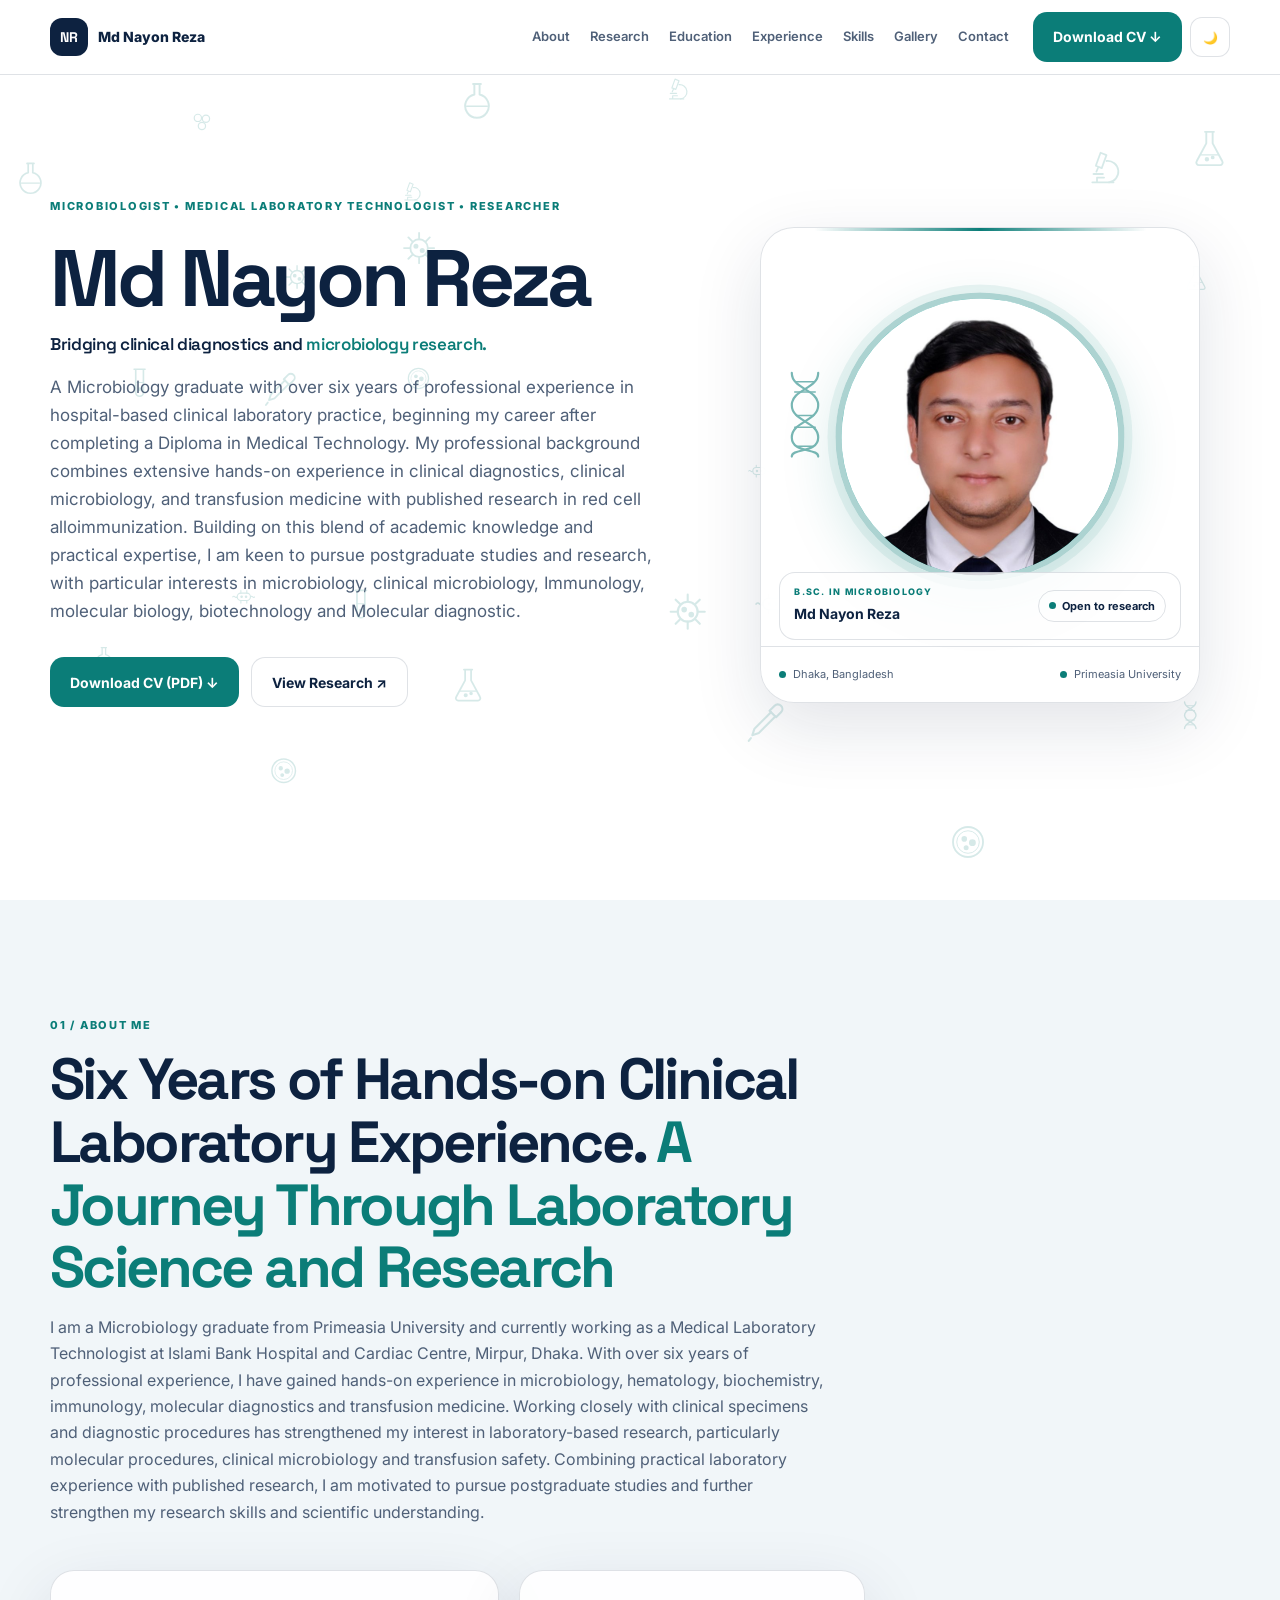
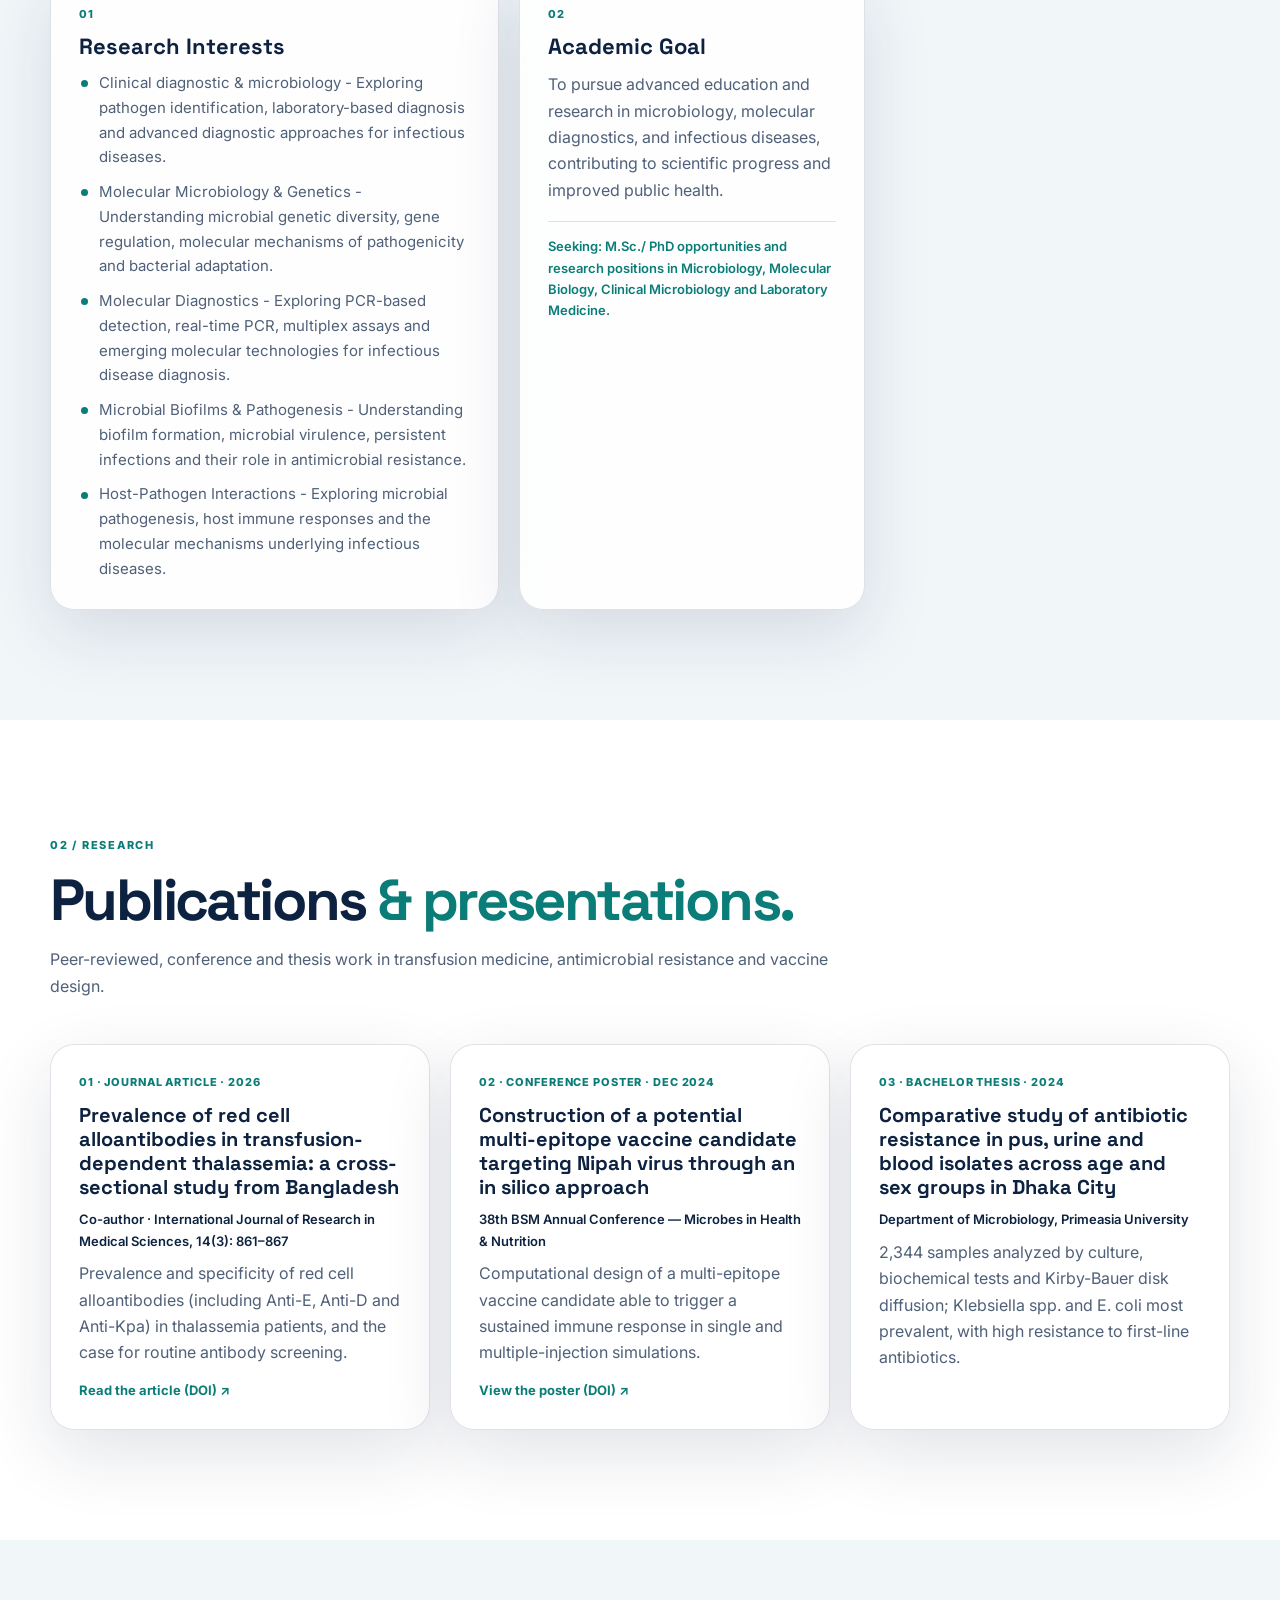
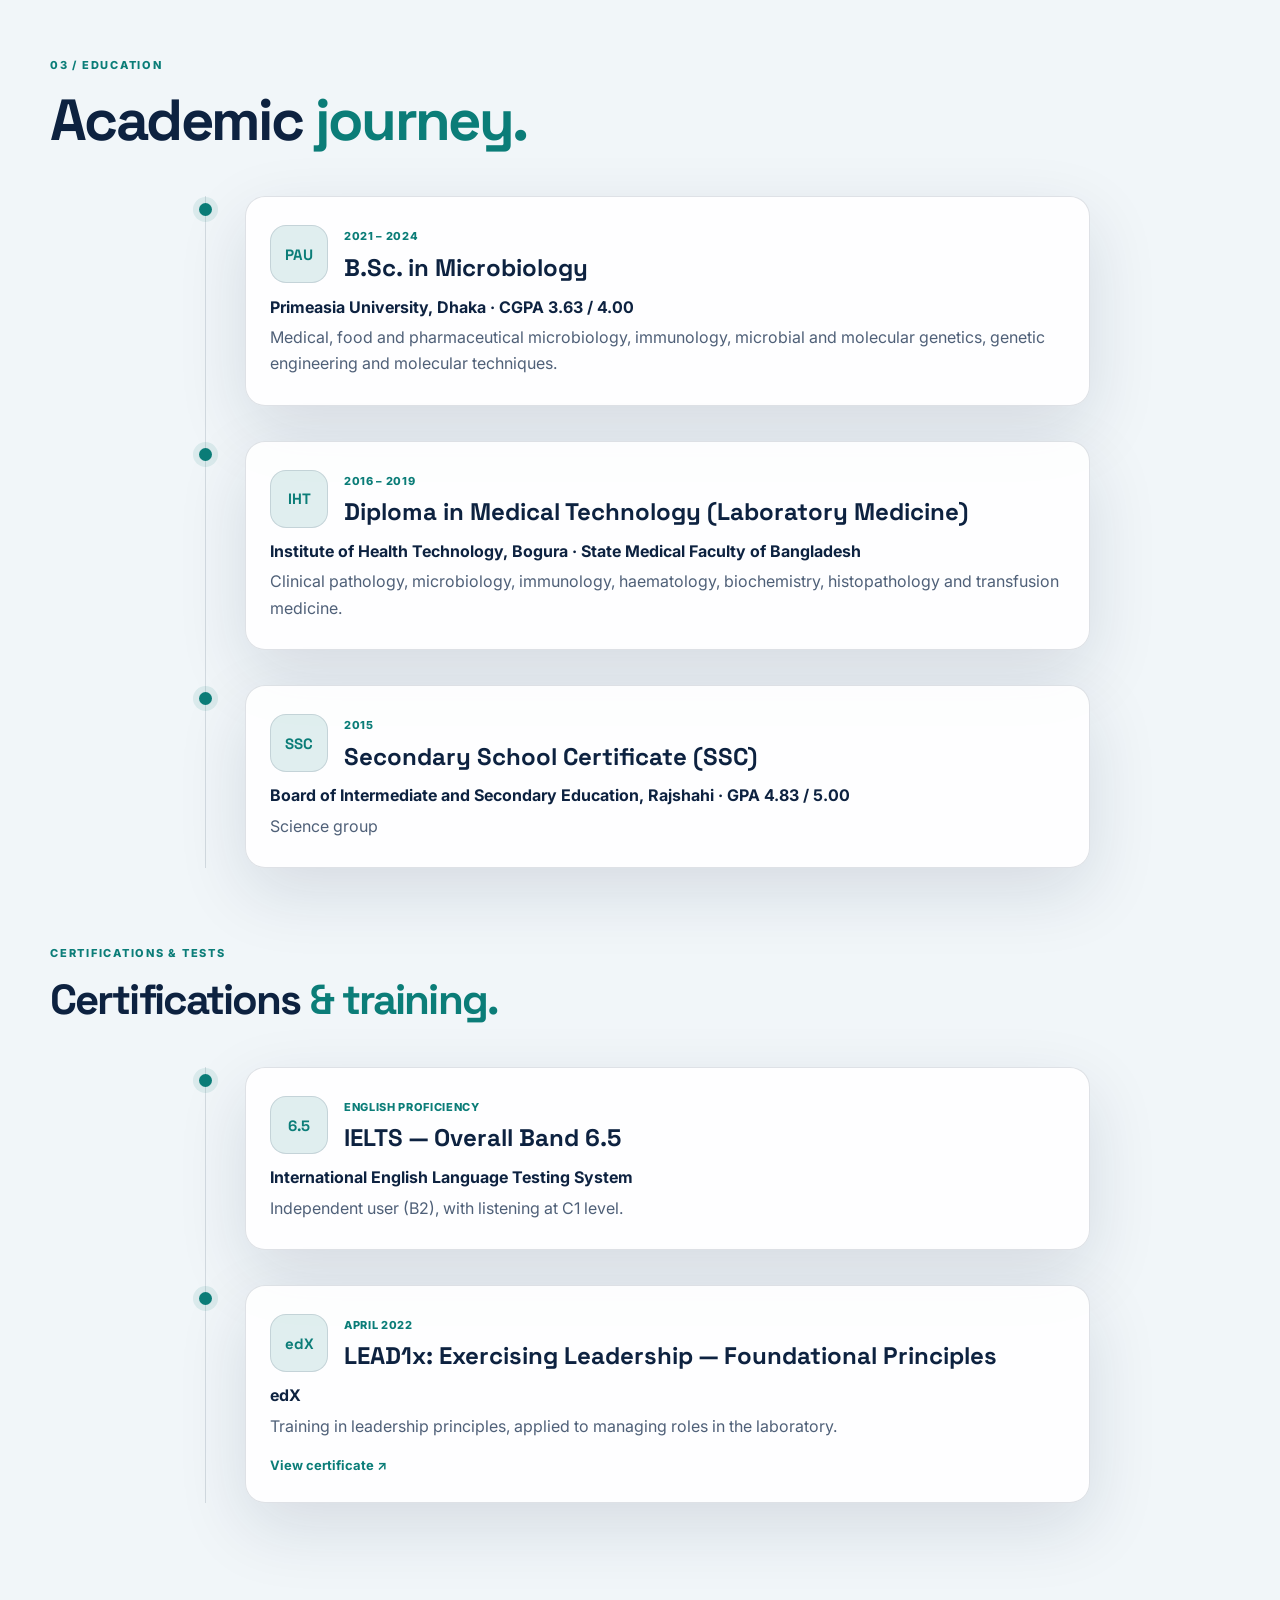
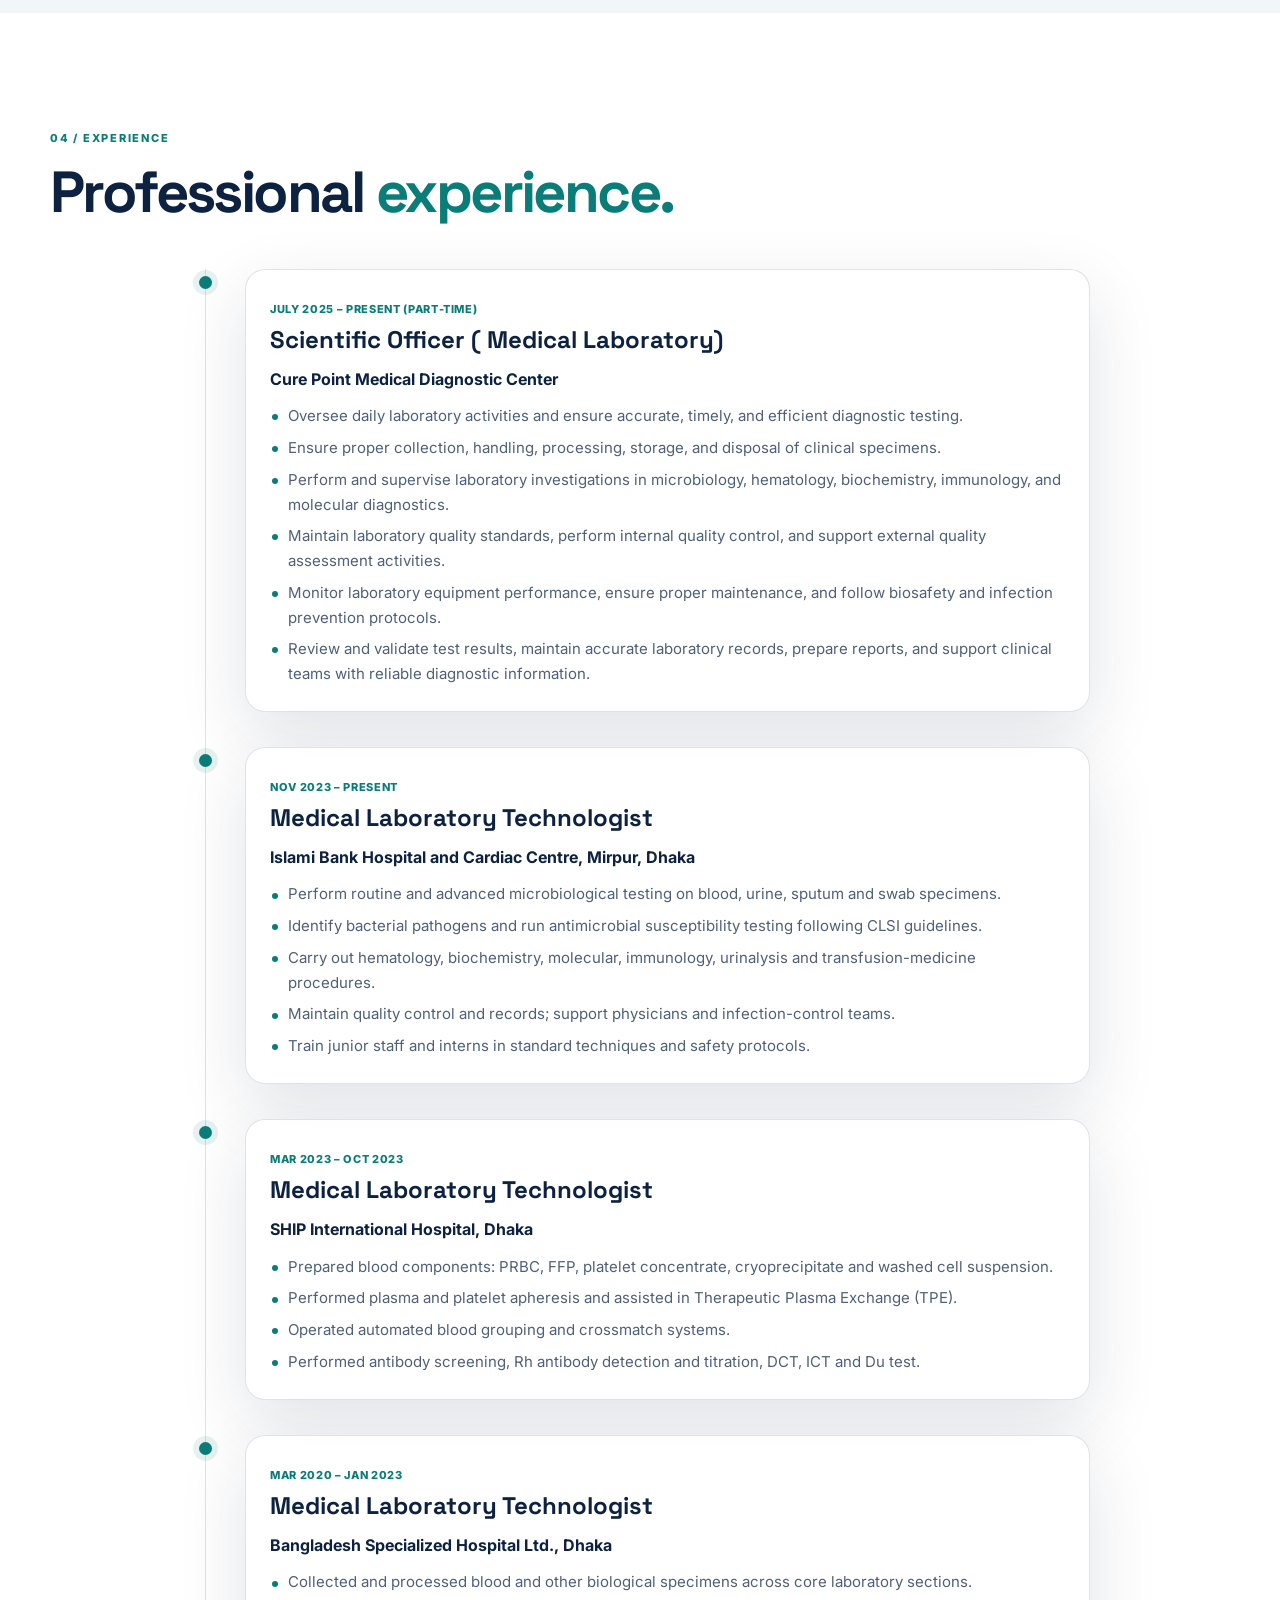
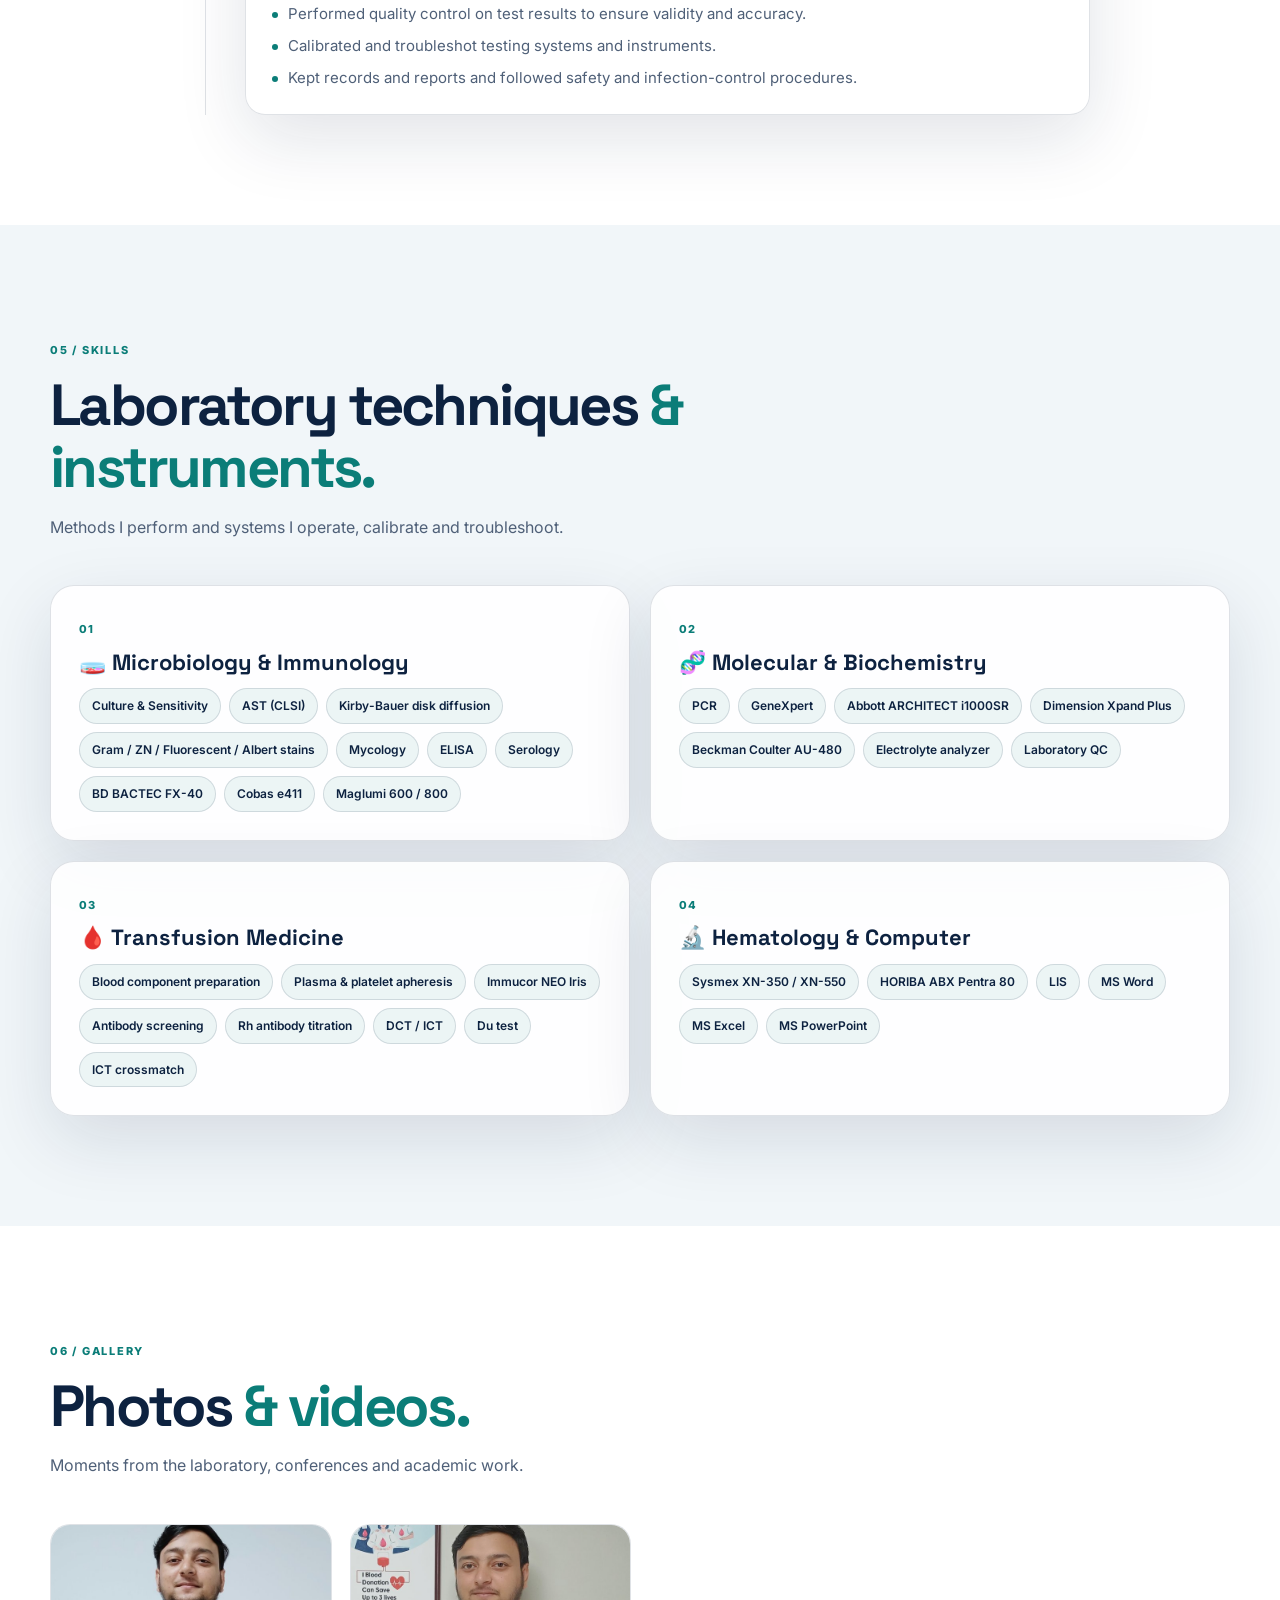
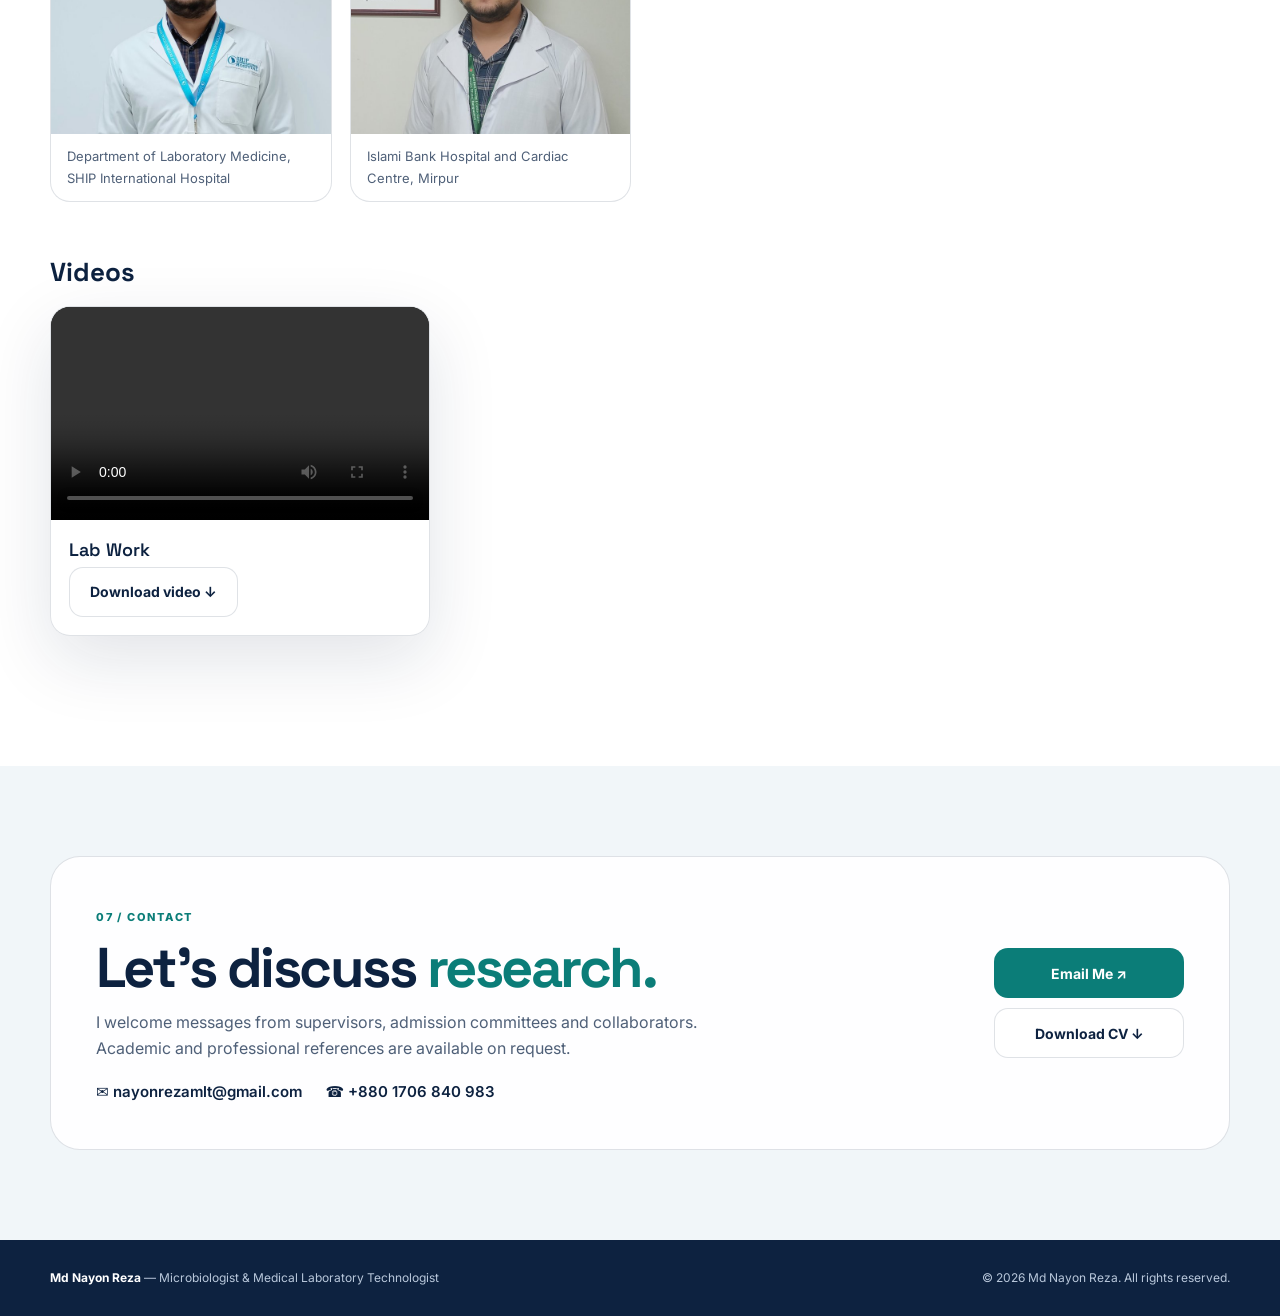
<file: index.html>
<!DOCTYPE html>
<html lang="en">
<head>
  <meta charset="UTF-8" />
  <meta name="viewport" content="width=device-width, initial-scale=1.0" />
  <title>Md Nayon Reza | Microbiologist &amp; Medical Laboratory Technologist</title>
  <meta name="description" content="Md Nayon Reza — microbiology graduate (CGPA 3.63/4.00) with 5+ years of clinical laboratory experience and published research on red cell alloantibodies and antimicrobial resistance. Open to postgraduate research opportunities." />
  <meta name="keywords" content="Md Nayon Reza, microbiologist, medical laboratory technologist, antimicrobial resistance, clinical microbiology, transfusion medicine, molecular diagnostics, Bangladesh" />
  <meta name="author" content="Md Nayon Reza" />
  <meta name="robots" content="index, follow" />
  <meta name="theme-color" content="#0d2240" />

  <!-- After deploying, replace YOUR-SITE.netlify.app with your real address (4 places in this file) -->
  <link rel="canonical" href="https://YOUR-SITE.netlify.app/" />
  <meta property="og:type" content="profile" />
  <meta property="og:url" content="https://YOUR-SITE.netlify.app/" />
  <meta property="og:title" content="Md Nayon Reza | Microbiologist &amp; Medical Laboratory Technologist" />
  <meta property="og:description" content="Clinical microbiology, transfusion medicine and antimicrobial resistance research. Publications, experience and CV." />
  <meta property="og:image" content="https://YOUR-SITE.netlify.app/assets/photo-1.jpg" />
  <meta name="twitter:card" content="summary" />

  <script type="application/ld+json">
  {
    "@context": "https://schema.org",
    "@type": "Person",
    "name": "Md Nayon Reza",
    "url": "https://YOUR-SITE.netlify.app/",
    "jobTitle": "Medical Laboratory Technologist",
    "description": "Microbiology graduate with clinical laboratory experience and research on antimicrobial resistance and red cell alloimmunization.",
    "email": "mailto:nayonrezamlt@gmail.com",
    "address": { "@type": "PostalAddress", "addressLocality": "Dhaka", "addressCountry": "BD" },
    "worksFor": { "@type": "Hospital", "name": "Islami Bank Hospital and Cardiac Centre, Mirpur" },
    "alumniOf": [
      { "@type": "CollegeOrUniversity", "name": "Primeasia University" },
      { "@type": "EducationalOrganization", "name": "Institute of Health Technology, Bogura" }
    ],
    "knowsAbout": ["Clinical microbiology", "Antimicrobial resistance", "Transfusion medicine", "Molecular diagnostics"]
  }
  </script>

  <link rel="icon" href="data:image/svg+xml,%3Csvg xmlns='http://www.w3.org/2000/svg' viewBox='0 0 64 64'%3E%3Crect width='64' height='64' rx='16' fill='%230d2240'/%3E%3Ctext x='32' y='43' font-family='Arial,sans-serif' font-size='28' font-weight='800' text-anchor='middle' fill='%2345d0c6'%3ENR%3C/text%3E%3C/svg%3E" />
  <link rel="preconnect" href="https://fonts.googleapis.com" />
  <link rel="preconnect" href="https://fonts.gstatic.com" crossorigin />
  <link href="https://fonts.googleapis.com/css2?family=Inter:wght@400;500;600;700;800&family=Space+Grotesk:wght@500;600;700&display=swap" rel="stylesheet" />
  <link rel="stylesheet" href="css/style.css" />
  <link rel="preload" as="image" href="assets/photo-1.jpg" />
</head>
<body>

  <div class="animation-canvas" id="animationCanvas" aria-hidden="true"></div>

  <!-- ============ HEADER ============ -->
  <header class="site-header">
    <nav class="navbar container" aria-label="Main navigation">
      <a href="#home" class="brand">
        <span class="brand-mark">NR</span>
        <span class="brand-name" data-bind="hero.name">Md Nayon Reza</span>
      </a>
      <div class="nav-links" id="navLinks">
        <a href="#about">About</a>
        <a href="#research">Research</a>
        <a href="#education">Education</a>
        <a href="#experience">Experience</a>
        <a href="#skills">Skills</a>
        <a href="#gallery">Gallery</a>
        <a href="#contact">Contact</a>
      </div>
      <div class="nav-controls">
        <a class="btn btn-primary btn-small js-cv" href="assets/Nayon_Reza_CV.pdf" download="Md_Nayon_Reza_CV.pdf">Download CV ↓</a>
        <button class="control-btn" id="themeToggle" type="button" aria-label="Switch light or dark mode"><span id="themeIcon" aria-hidden="true">🌙</span></button>
        <button class="control-btn menu-toggle" id="menuToggle" type="button" aria-label="Open menu" aria-expanded="false">☰</button>
      </div>
    </nav>
  </header>

  <main>
    <!-- ============ HERO ============ -->
    <section id="home" class="hero section">
      <div class="container hero-grid">
        <div class="hero-copy reveal">
          <span class="eyebrow" data-bind="hero.eyebrow">MICROBIOLOGIST • MEDICAL LABORATORY TECHNOLOGIST • RESEARCHER</span>
          <h1 data-bind="hero.name">Md Nayon Reza</h1>
          <p class="hero-tagline" id="heroTagline">Bridging clinical diagnostics and <span class="gradient-text">microbiology research.</span></p>
          <p data-bind="hero.intro">
            Microbiology graduate with five years of hospital laboratory experience and published
            research on red cell alloimmunization and antimicrobial resistance. Open to postgraduate
            research opportunities.
          </p>
          <div class="hero-actions">
            <a class="btn btn-primary js-cv" href="assets/Nayon_Reza_CV.pdf" download="Md_Nayon_Reza_CV.pdf">Download CV (PDF) ↓</a>
            <a href="#research" class="btn btn-secondary">View Research ↗</a>
          </div>
        </div>

        <div class="hero-card-wrap reveal">
          <div class="hero-card">
            <div class="profile-accent-line"></div>
            <svg class="profile-science-model" viewBox="0 0 60 120" fill="none" stroke="currentColor" stroke-width="3" stroke-linecap="round" aria-hidden="true">
              <path d="M12 4c0 22 36 22 36 44S12 70 12 92s36 14 36 26"/><path d="M48 4c0 22-36 22-36 44s36 22 36 44-36 14-36 26"/>
              <path d="M18 16h24M16 30h28M18 62h24M16 78h28M20 104h20" stroke-width="2"/>
            </svg>
            <div class="profile-photo" id="profilePhoto"><span>NR</span></div>
            <div class="profile-caption">
              <div>
                <span class="profile-caption-kicker" data-bind="hero.caption_kicker">B.SC. IN MICROBIOLOGY</span>
                <strong data-bind="hero.name">Md Nayon Reza</strong>
              </div>
              <span class="profile-status"><i></i> <span data-bind="hero.status">Open to research</span></span>
            </div>
            <div class="hero-card-bottom">
              <span class="status-dot" data-bind="hero.location">Dhaka, Bangladesh</span>
              <span class="status-dot" data-bind="hero.affiliation">Primeasia University</span>
            </div>
          </div>
        </div>
      </div>
    </section>

    <!-- ============ 01 ABOUT ============ -->
    <section id="about" class="section section-alt">
      <div class="container">
        <div class="section-heading reveal" data-head="about">
          <span class="eyebrow">01 / ABOUT ME</span>
          <h2>Five years at the bench. <span class="gradient-text">A research-driven profile.</span></h2>
          <p>
            I am a Microbiology graduate of Primeasia University (CGPA 3.63/4.00) and a Medical Laboratory
            Technologist at Islami Bank Hospital and Cardiac Centre, Mirpur. Across three hospitals in Dhaka
            I have worked in microbiology, hematology, biochemistry, immunology, molecular testing and
            transfusion medicine. Daily contact with clinical specimens has shaped my research questions,
            especially on antibiotic resistance and transfusion safety.
          </p>
        </div>
        <div class="about-grid" id="aboutGrid">
          <article class="glass-card about-main reveal">
            <span class="card-number">01</span>
            <h3>Research Interests</h3>
            <ul class="interest-list">
              <li><strong>Antimicrobial resistance</strong> — resistance patterns in clinical isolates and antimicrobial stewardship</li>
              <li><strong>Clinical microbiology</strong> — pathogen identification and susceptibility testing</li>
              <li><strong>Molecular diagnostics</strong> — PCR-based detection in routine laboratory practice</li>
              <li><strong>Transfusion medicine</strong> — red cell alloimmunization in transfusion-dependent patients</li>
            </ul>
          </article>
          <article class="glass-card reveal">
            <span class="card-number">02</span>
            <h3>Academic Goal</h3>
            <p>To advance my academic knowledge through postgraduate study and conduct research that improves public health.</p>
            <div class="quote-line">Seeking: MSc / PhD and research positions in microbiology and laboratory medicine</div>
          </article>
          <article class="glass-card reveal">
            <span class="card-number">03</span>
            <h3>Languages</h3>
            <div class="lang-row"><strong>English</strong><span>Fluent · B2</span></div>
            <div class="lang-row"><strong>Bangla</strong><span>Native</span></div>
            <div class="quote-line">Strengths: quality control, teamwork, communication, training junior staff</div>
          </article>
        </div>
      </div>
    </section>

    <!-- ============ 02 RESEARCH ============ -->
    <section id="research" class="section">
      <div class="container">
        <div class="section-heading reveal" data-head="research">
          <span class="eyebrow">02 / RESEARCH</span>
          <h2>Publications <span class="gradient-text">&amp; presentations.</span></h2>
          <p>Peer-reviewed, conference and thesis work in transfusion medicine, antimicrobial resistance and vaccine design.</p>
        </div>
        <div class="research-grid" id="researchGrid">
          <article class="service-card reveal">
            <span>01 · JOURNAL ARTICLE · 2026</span>
            <h3>Prevalence of red cell alloantibodies in transfusion-dependent thalassemia: a cross-sectional study from Bangladesh</h3>
            <p class="source">Co-author · International Journal of Research in Medical Sciences, 14(3): 861–867</p>
            <p>Prevalence and specificity of red cell alloantibodies (including Anti-E, Anti-D and Anti-Kpa) in thalassemia patients, and the case for routine antibody screening.</p>
            <a class="text-link" href="https://dx.doi.org/10.18203/2320-6012.ijrms20260601" target="_blank" rel="noopener noreferrer">Read the article (DOI) ↗</a>
          </article>
          <article class="service-card reveal">
            <span>02 · CONFERENCE POSTER · DEC 2024</span>
            <h3>Construction of a potential multi-epitope vaccine candidate targeting Nipah virus through an in silico approach</h3>
            <p class="source">38th BSM Annual Conference — Microbes in Health &amp; Nutrition</p>
            <p>Computational design of a multi-epitope vaccine candidate able to trigger a sustained immune response in single and multiple-injection simulations.</p>
            <a class="text-link" href="http://dx.doi.org/10.13140/RG.2.2.16860.50569" target="_blank" rel="noopener noreferrer">View the poster (DOI) ↗</a>
          </article>
          <article class="service-card reveal">
            <span>03 · BACHELOR THESIS · 2024</span>
            <h3>Comparative study of antibiotic resistance in pus, urine and blood isolates across age and sex groups in Dhaka City</h3>
            <p class="source">Department of Microbiology, Primeasia University</p>
            <p>2,344 samples analyzed by culture, biochemical tests and Kirby-Bauer disk diffusion; <em>Klebsiella</em> spp. and <em>E. coli</em> most prevalent, with high resistance to first-line antibiotics.</p>
          </article>
        </div>
      </div>
    </section>

    <!-- ============ 03 EDUCATION ============ -->
    <section id="education" class="section section-alt">
      <div class="container">
        <div class="section-heading reveal" data-head="education">
          <span class="eyebrow">03 / EDUCATION</span>
          <h2>Academic <span class="gradient-text">journey.</span></h2>
        </div>
        <div class="timeline" id="educationList">
          <article class="timeline-item reveal">
            <span class="timeline-dot"></span>
            <div class="timeline-content">
              <div class="education-heading-row">
                <span class="education-logo">PAU</span>
                <div><span class="date">2021 – 2024</span><h3>B.Sc. in Microbiology</h3></div>
              </div>
              <p><strong>Primeasia University, Dhaka · CGPA 3.63 / 4.00</strong></p>
              <p>Medical, food and pharmaceutical microbiology, immunology, microbial and molecular genetics, genetic engineering and molecular techniques.</p>
            </div>
          </article>
          <article class="timeline-item reveal">
            <span class="timeline-dot"></span>
            <div class="timeline-content">
              <div class="education-heading-row">
                <span class="education-logo">IHT</span>
                <div><span class="date">2016 – 2019</span><h3>Diploma in Medical Technology (Laboratory Medicine)</h3></div>
              </div>
              <p><strong>Institute of Health Technology, Bogura · State Medical Faculty of Bangladesh</strong></p>
              <p>Clinical pathology, microbiology, immunology, haematology, biochemistry, histopathology and transfusion medicine.</p>
            </div>
          </article>
          <article class="timeline-item reveal">
            <span class="timeline-dot"></span>
            <div class="timeline-content">
              <div class="education-heading-row">
                <span class="education-logo">SSC</span>
                <div><span class="date">2015</span><h3>Secondary School Certificate (SSC)</h3></div>
              </div>
              <p><strong>Board of Intermediate and Secondary Education, Rajshahi · GPA 4.83 / 5.00</strong></p>
              <p>Science group</p>
            </div>
          </article>
        </div>

        <div class="section-heading certification-heading reveal" data-head="certifications">
          <span class="eyebrow">CERTIFICATIONS &amp; TESTS</span>
          <h2>Certifications <span class="gradient-text">&amp; training.</span></h2>
        </div>
        <div class="timeline" id="certList">
          <article class="timeline-item reveal">
            <span class="timeline-dot"></span>
            <div class="timeline-content">
              <div class="education-heading-row">
                <span class="education-logo">6.5</span>
                <div><span class="date">English proficiency</span><h3>IELTS — Overall Band 6.5</h3></div>
              </div>
              <p><strong>International English Language Testing System</strong></p>
              <p>Independent user (B2), with listening at C1 level.</p>
            </div>
          </article>
          <article class="timeline-item reveal">
            <span class="timeline-dot"></span>
            <div class="timeline-content">
              <div class="education-heading-row">
                <span class="education-logo">edX</span>
                <div><span class="date">April 2022</span><h3>LEAD1x: Exercising Leadership — Foundational Principles</h3></div>
              </div>
              <p><strong>edX</strong></p>
              <p>Training in leadership principles, applied to managing roles in the laboratory.</p>
              <a class="text-link" href="https://courses.edx.org/certificates/aa78923ca1684a4d9978eed21817721c" target="_blank" rel="noopener noreferrer">View certificate ↗</a>
            </div>
          </article>
        </div>
      </div>
    </section>

    <!-- ============ 04 EXPERIENCE ============ -->
    <section id="experience" class="section">
      <div class="container">
        <div class="section-heading reveal" data-head="experience">
          <span class="eyebrow">04 / EXPERIENCE</span>
          <h2>Professional <span class="gradient-text">experience.</span></h2>
        </div>
        <div class="timeline" id="experienceList">
          <article class="timeline-item reveal">
            <span class="timeline-dot"></span>
            <div class="timeline-content">
              <span class="date">Nov 2023 – Present</span>
              <h3>Medical Laboratory Technologist</h3>
              <p><strong>Islami Bank Hospital and Cardiac Centre, Mirpur, Dhaka</strong></p>
              <ul>
                <li>Perform routine and advanced microbiological testing on blood, urine, sputum and swab specimens.</li>
                <li>Identify bacterial pathogens and run antimicrobial susceptibility testing following CLSI guidelines.</li>
                <li>Carry out hematology, biochemistry, molecular, immunology, urinalysis and transfusion-medicine procedures.</li>
                <li>Maintain quality control and records; support physicians and infection-control teams.</li>
                <li>Train junior staff and interns in standard techniques and safety protocols.</li>
              </ul>
            </div>
          </article>
          <article class="timeline-item reveal">
            <span class="timeline-dot"></span>
            <div class="timeline-content">
              <span class="date">Mar 2023 – Oct 2023</span>
              <h3>Medical Laboratory Technologist</h3>
              <p><strong>SHIP International Hospital, Dhaka</strong></p>
              <ul>
                <li>Prepared blood components: PRBC, FFP, platelet concentrate, cryoprecipitate and washed cell suspension.</li>
                <li>Performed plasma and platelet apheresis and assisted in Therapeutic Plasma Exchange (TPE).</li>
                <li>Operated automated blood grouping and crossmatch systems.</li>
                <li>Performed antibody screening, Rh antibody detection and titration, DCT, ICT and Du test.</li>
              </ul>
            </div>
          </article>
          <article class="timeline-item reveal">
            <span class="timeline-dot"></span>
            <div class="timeline-content">
              <span class="date">Mar 2020 – Jan 2023</span>
              <h3>Medical Laboratory Technologist</h3>
              <p><strong>Bangladesh Specialized Hospital Ltd., Dhaka</strong></p>
              <ul>
                <li>Collected and processed blood and other biological specimens across core laboratory sections.</li>
                <li>Performed quality control on test results to ensure validity and accuracy.</li>
                <li>Calibrated and troubleshot testing systems and instruments.</li>
                <li>Kept records and reports and followed safety and infection-control procedures.</li>
              </ul>
            </div>
          </article>
        </div>
      </div>
    </section>

    <!-- ============ 05 SKILLS ============ -->
    <section id="skills" class="section section-alt">
      <div class="container">
        <div class="section-heading reveal" data-head="skills">
          <span class="eyebrow">05 / SKILLS</span>
          <h2>Laboratory techniques <span class="gradient-text">&amp; instruments.</span></h2>
          <p>Methods I perform and systems I operate, calibrate and troubleshoot.</p>
        </div>
        <div class="skills-grid" id="skillsGrid">
          <article class="glass-card reveal">
            <span class="card-number">01</span>
            <h3>🧫 Microbiology &amp; Immunology</h3>
            <div class="pill-list"><span>Culture &amp; Sensitivity</span><span>AST (CLSI)</span><span>Kirby-Bauer disk diffusion</span><span>Gram / ZN / Fluorescent / Albert stains</span><span>Mycology</span><span>ELISA</span><span>Serology</span><span>BD BACTEC FX-40</span><span>Cobas e411</span><span>Maglumi 600 / 800</span></div>
          </article>
          <article class="glass-card reveal">
            <span class="card-number">02</span>
            <h3>🧬 Molecular &amp; Biochemistry</h3>
            <div class="pill-list"><span>PCR</span><span>GeneXpert</span><span>Abbott ARCHITECT i1000SR</span><span>Dimension Xpand Plus</span><span>Beckman Coulter AU-480</span><span>Electrolyte analyzer</span><span>Laboratory QC</span></div>
          </article>
          <article class="glass-card reveal">
            <span class="card-number">03</span>
            <h3>🩸 Transfusion Medicine</h3>
            <div class="pill-list"><span>Blood component preparation</span><span>Plasma &amp; platelet apheresis</span><span>Immucor NEO Iris</span><span>Antibody screening</span><span>Rh antibody titration</span><span>DCT / ICT</span><span>Du test</span><span>ICT crossmatch</span></div>
          </article>
          <article class="glass-card reveal">
            <span class="card-number">04</span>
            <h3>🔬 Hematology &amp; Computer</h3>
            <div class="pill-list"><span>Sysmex XN-350 / XN-550</span><span>HORIBA ABX Pentra 80</span><span>LIS</span><span>MS Word</span><span>MS Excel</span><span>MS PowerPoint</span></div>
          </article>
        </div>
      </div>
    </section>

    <!-- ============ 06 GALLERY (filled from content/media.json — edit it in /admin) ============ -->
    <section id="gallery" class="section">
      <div class="container">
        <div class="section-heading reveal" data-head="media">
          <span class="eyebrow">06 / GALLERY</span>
          <h2>Photos <span class="gradient-text">&amp; videos.</span></h2>
          <p>Moments from the laboratory, conferences and academic work.</p>
        </div>
        <div class="gallery-grid" id="galleryGrid"></div>
        <div id="videoBlock" hidden>
          <h3 class="sub-heading">Videos</h3>
          <div class="video-grid" id="videoGrid"></div>
        </div>
      </div>
    </section>

    <!-- ============ 07 CONTACT ============ -->
    <section id="contact" class="section contact-section section-alt">
      <div class="container">
        <div class="contact-card reveal">
          <div>
            <span class="eyebrow" data-bind="contact.eyebrow">07 / CONTACT</span>
            <h2 id="contactTitle">Let's discuss <span class="gradient-text">research.</span></h2>
            <p data-bind="contact.text">I welcome messages from supervisors, admission committees and collaborators. Academic and professional references are available on request.</p>
            <div class="contact-lines" id="contactLines">
              <span>✉ nayonrezamlt@gmail.com</span>
              <span>☎ +880 1706 840 983</span>
            </div>
          </div>
          <div class="contact-actions">
            <a class="btn btn-primary" id="emailBtn" href="mailto:nayonrezamlt@gmail.com">Email Me ↗</a>
            <a class="btn btn-secondary js-cv" href="assets/Nayon_Reza_CV.pdf" download="Md_Nayon_Reza_CV.pdf">Download CV ↓</a>
            <a class="btn btn-secondary" id="researchgateLink" href="#" target="_blank" rel="noopener noreferrer" hidden>ResearchGate</a>
            <a class="btn btn-secondary" id="linkedinLink" href="#" target="_blank" rel="noopener noreferrer" hidden>LinkedIn</a>
            <a class="btn btn-secondary" id="whatsappLink" href="#" target="_blank" rel="noopener noreferrer" hidden>WhatsApp</a>
          </div>
        </div>
      </div>
    </section>
  </main>

  <footer class="footer">
    <div class="container footer-inner">
      <span><strong data-bind="hero.name">Md Nayon Reza</strong> — <span data-bind="contact.footer">Microbiologist &amp; Medical Laboratory Technologist</span></span>
      <span>© <span id="year">2026</span> <span data-bind="hero.name">Md Nayon Reza</span>. All rights reserved.</span>
    </div>
  </footer>

  <!-- Photo viewer -->
  <div class="lightbox" id="lightbox" hidden>
    <button class="lightbox-close" id="lightboxClose" type="button" aria-label="Close photo">✕</button>
    <figure><img id="lightboxImg" alt="" /><figcaption id="lightboxCap"></figcaption></figure>
  </div>

  <script src="js/script.js" defer></script>
  <!-- Finishes the admin invitation / password-reset links sent by Netlify -->
  <script>
    if (/(invite_token|recovery_token|confirmation_token)=/.test(location.hash)) {
      var s = document.createElement("script");
      s.src = "https://identity.netlify.com/v1/netlify-identity-widget.js";
      s.onload = function () {
        window.netlifyIdentity.on("login", function () { location.href = "/admin/"; });
      };
      document.head.appendChild(s);
    }
  </script>
</body>
</html>
</file>
<file: css/style.css>
/* =========================================================
   Md Nayon Reza — Portfolio  (navy · white · teal)
   Light mode: white pages with navy bands. Dark mode: all navy.
   ========================================================= */
:root {
  --navy: #0d2240;
  --bg: #ffffff;
  --bg-soft: #f1f6f9;
  --surface: rgba(255, 255, 255, .88);
  --surface-solid: #ffffff;
  --text: #0d2240;
  --muted: #4f6078;
  --border: rgba(13, 34, 64, .13);
  --accent: #0b7d78;
  --accent-2: #2bb8b0;
  --on-accent: #ffffff;
  --shadow: 0 24px 70px rgba(13, 34, 64, .12);
  --radius: 24px;
  --max: 1180px;
}
body.dark-mode {
  --bg: #071628;
  --bg-soft: #0b2038;
  --surface: rgba(16, 42, 74, .72);
  --surface-solid: #102a4a;
  --text: #eaf2fb;
  --muted: #a3b6cd;
  --border: rgba(255, 255, 255, .12);
  --accent: #45d0c6;
  --accent-2: #8eeae3;
  --on-accent: #06202d;
  --shadow: 0 24px 80px rgba(0, 0, 0, .35);
}

*, *::before, *::after { box-sizing: border-box; }
html { scroll-behavior: smooth; scroll-padding-top: 80px; }
body {
  margin: 0; font-family: "Inter", system-ui, sans-serif; font-size: 16px; line-height: 1.65;
  color: var(--text); background: var(--bg); -webkit-font-smoothing: antialiased;
  transition: background .3s, color .3s; overflow-x: hidden;
}
a { color: inherit; text-decoration: none; }
p { margin: 0; }
ul { margin: 0; padding: 0; list-style: none; }
h1, h2, h3 { font-family: "Space Grotesk", sans-serif; line-height: 1.08; margin: 0; }
img { max-width: 100%; }
[hidden] { display: none !important; }
:focus-visible { outline: 2px solid var(--accent); outline-offset: 3px; border-radius: 8px; }
.container { width: min(var(--max), 100% - 40px); margin-inline: auto; position: relative; z-index: 1; }

/* ---------- Animated background ---------- */
.animation-canvas { position: absolute; inset: 0; z-index: 0; pointer-events: none; overflow: hidden; }
.anim-particle {
  position: absolute; width: var(--size); height: var(--size); color: var(--accent); opacity: .16;
  animation: drift var(--duration) ease-in-out infinite;
}
.anim-particle svg { width: 100%; height: 100%; display: block; }
@keyframes drift {
  0%, 100% { transform: translate(0, 0) rotate(0deg); }
  25% { transform: translate(calc(var(--dx) * .6), calc(var(--dy) * -1)) rotate(50deg); }
  50% { transform: translate(var(--dx), calc(var(--dy) * -.3)) rotate(110deg); }
  75% { transform: translate(calc(var(--dx) * .3), var(--dy)) rotate(60deg); }
}
main, .footer { position: relative; z-index: 1; }

/* ---------- Header ---------- */
.site-header {
  position: fixed; top: 0; left: 0; right: 0; z-index: 1000;
  background: color-mix(in srgb, var(--bg) 88%, transparent);
  backdrop-filter: blur(18px); -webkit-backdrop-filter: blur(18px);
  border-bottom: 1px solid var(--border);
}
.navbar { min-height: 74px; display: flex; align-items: center; gap: 24px; }
.brand { display: flex; align-items: center; gap: 10px; font-weight: 800; font-size: 14px; white-space: nowrap; }
.brand-mark {
  width: 38px; height: 38px; border-radius: 12px; display: grid; place-items: center;
  background: var(--navy); color: #fff; font: 700 14px "Space Grotesk", sans-serif;
}
.nav-links { display: flex; gap: 20px; margin-left: auto; }
.nav-links a { color: var(--muted); font-size: 13px; font-weight: 600; transition: .25s; }
.nav-links a:hover, .nav-links a.active { color: var(--accent); }
.nav-controls { display: flex; gap: 8px; align-items: center; }
.btn.btn-sm { min-height: 40px; padding: 0 14px; font-size: 13px; border-radius: 12px; }
.control-btn {
  border: 1px solid var(--border); background: var(--surface); color: var(--text);
  height: 40px; min-width: 40px; border-radius: 12px; cursor: pointer; transition: .25s;
  font: 700 12px "Inter", sans-serif;
}
.control-btn:hover { border-color: var(--accent); transform: translateY(-2px); }
.menu-toggle { display: none; font-size: 17px; }

/* ---------- Sections ---------- */
.section { padding: 110px 0; position: relative; isolation: isolate; overflow: hidden; }
.section-alt { background: var(--bg-soft); }
/* soft glow that appears while a card in the section is hovered */
.section::before, .section::after {
  content: ""; position: absolute; inset: -18%; pointer-events: none; z-index: -1;
  opacity: 0; transform: scale(.92); filter: blur(18px);
  transition: opacity .55s, transform .75s cubic-bezier(.2, .7, .2, 1);
}
.section::before { background: radial-gradient(circle at 12% 50%, color-mix(in srgb, var(--accent) 30%, transparent), transparent 38%); }
.section::after { background: radial-gradient(circle at 88% 50%, color-mix(in srgb, var(--accent-2) 26%, transparent), transparent 38%); }
.section:has(.btn:hover, .glass-card:hover, .service-card:hover, .domain-card:hover, .timeline-content:hover, .contact-card:hover)::before,
.section:has(.btn:hover, .glass-card:hover, .service-card:hover, .domain-card:hover, .timeline-content:hover, .contact-card:hover)::after { opacity: .7; transform: scale(1); }

.eyebrow { color: var(--accent); font-size: 11px; font-weight: 800; letter-spacing: .16em; text-transform: uppercase; }
.gradient-text { color: var(--accent); }
.section-heading { max-width: 780px; margin-bottom: 45px; }
.section-heading h2 { font-size: clamp(34px, 5vw, 58px); letter-spacing: -.045em; margin: 12px 0 15px; }
.section-heading p { color: var(--muted); }
.certification-heading { margin-top: 70px; }
.certification-heading h2 { font-size: clamp(28px, 4vw, 42px); }

/* ---------- Buttons ---------- */
.btn {
  display: inline-flex; align-items: center; justify-content: center; gap: 10px;
  min-height: 50px; padding: 0 20px; border-radius: 14px; font-weight: 700; font-size: 14px;
  transition: .25s; cursor: pointer;
}
.btn-primary { background: var(--accent); color: var(--on-accent); }
.btn-secondary { border: 1px solid var(--border); background: var(--surface); }
.btn:hover { transform: translateY(-3px); box-shadow: 0 12px 30px color-mix(in srgb, var(--accent) 20%, transparent); }

/* ---------- Hero ---------- */
.hero { min-height: 100vh; display: grid; align-items: center; padding-top: 140px; }
.hero-grid { display: grid; grid-template-columns: 1.1fr .9fr; gap: 70px; align-items: center; }
.hero h1 { font-size: clamp(44px, 6.4vw, 80px); max-width: 800px; margin: 18px 0 12px; letter-spacing: -.05em; }
.hero-tagline { font: 600 clamp(20px, 2.6vw, 28px)/1.25 "Space Grotesk", sans-serif; color: var(--text) !important; margin-bottom: 18px; letter-spacing: -.02em; }
.hero-copy > p { color: var(--muted); font-size: 17px; max-width: 640px; }
.hero-actions { display: flex; flex-wrap: wrap; gap: 12px; margin: 32px 0; }
.mini-stats { display: flex; flex-wrap: wrap; gap: 20px 38px; }
.mini-stats strong { display: block; color: var(--accent); font: 700 30px "Space Grotesk", sans-serif; }
.mini-stats span { color: var(--muted); font-size: 12px; }

.hero-card-wrap { display: flex; justify-content: center; }
.hero-card {
  width: min(440px, 100%); aspect-ratio: 1 / 1.08; border: 1px solid var(--border); border-radius: 34px;
  background: var(--surface); backdrop-filter: blur(20px); -webkit-backdrop-filter: blur(20px);
  position: relative; overflow: hidden; box-shadow: var(--shadow);
}
.profile-accent-line { position: absolute; top: 0; left: 12%; right: 12%; height: 3px; border-radius: 0 0 4px 4px; background: linear-gradient(90deg, transparent, var(--accent), transparent); }
.profile-science-model { position: absolute; left: 5%; top: 30%; width: 44px; color: var(--accent); opacity: .55; animation: bob 6s ease-in-out infinite; }
@keyframes bob { 50% { transform: translateY(-12px) rotate(6deg); } }
.profile-photo {
  position: absolute; left: 50%; top: 44%; transform: translate(-50%, -50%);
  width: min(290px, 66%); aspect-ratio: 1; border-radius: 50%; overflow: hidden;
  display: grid; place-items: center;
  background: radial-gradient(circle at 35% 30%, var(--accent-2), var(--accent));
  color: var(--on-accent); font: 700 64px "Space Grotesk", sans-serif;
  border: 6px solid color-mix(in srgb, var(--accent) 34%, var(--surface-solid));
  box-shadow: 0 0 0 8px color-mix(in srgb, var(--accent) 8%, transparent), 0 18px 55px color-mix(in srgb, var(--accent) 18%, transparent);
}
.profile-photo img { position: absolute; inset: 0; width: 100%; height: 100%; object-fit: cover; opacity: 0; transform: scale(1.06); transition: opacity 1.1s ease, transform 1.6s ease; }
.profile-photo img.active { opacity: 1; transform: none; }
.profile-caption {
  position: absolute; left: 18px; right: 18px; bottom: 62px; display: flex; justify-content: space-between; align-items: center; gap: 10px;
  padding: 12px 14px; border-radius: 16px; background: color-mix(in srgb, var(--bg) 82%, transparent); border: 1px solid var(--border);
}
.profile-caption-kicker { display: block; color: var(--accent); font-size: 9px; font-weight: 800; letter-spacing: .14em; }
.profile-caption strong { font-size: 14px; }
.profile-status { display: inline-flex; align-items: center; gap: 6px; font-size: 11px; font-weight: 700; padding: 6px 10px; border-radius: 999px; border: 1px solid var(--border); white-space: nowrap; }
.profile-status i { width: 7px; height: 7px; border-radius: 50%; background: var(--accent); animation: pulse 1.8s infinite; }
@keyframes pulse { 50% { box-shadow: 0 0 0 5px color-mix(in srgb, var(--accent) 25%, transparent); } }
.hero-card-bottom {
  position: absolute; bottom: 0; left: 0; right: 0; padding: 18px; display: flex; justify-content: space-between; gap: 10px;
  font-size: 11px; color: var(--muted); border-top: 1px solid var(--border);
}
.status-dot::before { content: ""; display: inline-block; width: 7px; height: 7px; border-radius: 50%; background: var(--accent); margin-right: 7px; }

/* ---------- Cards ---------- */
.glass-card, .service-card, .domain-card, .timeline-content, .contact-card {
  border: 1px solid var(--border); background: var(--surface); position: relative;
  transition: transform .35s cubic-bezier(.2, .7, .2, 1), border-color .35s, box-shadow .35s;
}
.glass-card, .service-card, .domain-card { border-radius: var(--radius); padding: 28px; box-shadow: var(--shadow); }
.timeline-content { box-shadow: var(--shadow); }
.glass-card:hover, .service-card:hover, .domain-card:hover, .timeline-content:hover, .contact-card:hover {
  transform: translateY(-5px); border-color: color-mix(in srgb, var(--accent) 45%, var(--border));
  box-shadow: 0 14px 34px color-mix(in srgb, var(--accent) 14%, transparent);
}
.card-number, .service-card > span { color: var(--accent); font-size: 11px; font-weight: 800; letter-spacing: .08em; }
.glass-card h3, .domain-card h3 { font-size: 22px; margin: 10px 0 12px; }
.glass-card p, .domain-card p, .service-card p { color: var(--muted); }
.quote-line { margin-top: 18px; padding-top: 14px; border-top: 1px solid var(--border); color: var(--accent); font-size: 13px; font-weight: 600; }
.pill-list { display: flex; flex-wrap: wrap; gap: 8px; margin-top: 14px; }
.pill-list span { font-size: 12px; font-weight: 600; padding: 7px 12px; border-radius: 999px; border: 1px solid var(--border); background: color-mix(in srgb, var(--accent) 7%, transparent); }
.text-link { display: inline-block; margin-top: 12px; color: var(--accent); font-size: 13px; font-weight: 700; }
.text-link:hover { text-decoration: underline; }

.about-grid { display: grid; grid-template-columns: 1.3fr 1fr 1fr; gap: 20px; }
.lang-row { display: flex; justify-content: space-between; gap: 10px; padding: 10px 0; border-bottom: 1px solid var(--border); font-size: 14px; }
.lang-row span { color: var(--muted); }

.domain-grid { display: grid; grid-template-columns: repeat(3, 1fr); gap: 20px; }
.research-grid { display: grid; grid-template-columns: repeat(3, 1fr); gap: 20px; }
.domain-icon { font-size: 34px; margin-top: 12px; }
.domain-card .focus { color: var(--accent); font-size: 12px; font-weight: 700; margin-bottom: 8px; }

.skills-grid { display: grid; grid-template-columns: repeat(2, 1fr); gap: 20px; }
.skills-wide { grid-column: 1 / -1; }

.service-card { display: flex; flex-direction: column; align-items: flex-start; }
.service-card h3 { font-size: 20px; line-height: 1.2; margin: 12px 0 10px; }
.service-card .source { color: var(--text); font-size: 13px; font-weight: 600; margin-bottom: 8px; }
.service-card .text-link { margin-top: auto; padding-top: 14px; }

.service-card.feature { grid-column: 1 / -1; border-left: 4px solid var(--accent); }
.service-card.feature h3 { font-size: 26px; max-width: 30ch; }
.check-list { display: grid; gap: 10px; }
.check-list li { position: relative; padding-left: 26px; color: var(--muted); font-size: 15px; }
.check-list li::before { content: "✓"; position: absolute; left: 0; color: var(--accent); font-weight: 800; }

/* ---------- Media (photos & videos from the admin panel) ---------- */
.video-grid { display: grid; grid-template-columns: repeat(2, 1fr); gap: 20px; margin-bottom: 20px; }
.video-grid:empty, .photo-grid:empty { display: none; }
.video-card { border: 1px solid var(--border); background: var(--surface); border-radius: 20px; overflow: hidden; box-shadow: var(--shadow); }
.video-card video { display: block; width: 100%; aspect-ratio: 16 / 9; background: #0a1730; }
.video-card-foot { display: flex; align-items: center; justify-content: space-between; gap: 12px; padding: 14px 16px; }
.video-card-foot strong { font-size: 14px; overflow-wrap: anywhere; }
.photo-grid { display: grid; grid-template-columns: repeat(4, 1fr); gap: 14px; }
.photo-grid button { padding: 0; border: 1px solid var(--border); border-radius: 16px; overflow: hidden; cursor: zoom-in; background: var(--bg-soft); aspect-ratio: 1; }
.photo-grid img { width: 100%; height: 100%; object-fit: cover; display: block; transition: transform .4s; }
.photo-grid button:hover img { transform: scale(1.06); }
.lightbox { position: fixed; inset: 0; z-index: 2000; background: rgba(5, 12, 26, .92); display: grid; place-items: center; padding: 24px; }
.lightbox img { max-width: 100%; max-height: 90vh; border-radius: 12px; }
.lightbox-close { position: absolute; top: 18px; right: 18px; width: 44px; height: 44px; border-radius: 50%; border: 1px solid rgba(255,255,255,.3); background: transparent; color: #fff; font-size: 18px; cursor: pointer; }

/* ---------- Timeline ---------- */
.timeline { position: relative; max-width: 900px; margin: auto; }
.timeline::before { content: ""; position: absolute; left: 15px; top: 0; bottom: 0; width: 1px; background: var(--border); }
.timeline-item { position: relative; padding-left: 55px; padding-bottom: 35px; }
.timeline-item:last-child { padding-bottom: 0; }
.timeline-dot { position: absolute; left: 9px; top: 7px; width: 13px; height: 13px; border-radius: 50%; background: var(--accent); box-shadow: 0 0 0 6px color-mix(in srgb, var(--accent) 10%, transparent); }
.timeline-content { padding: 24px; border-radius: 20px; }
.timeline-content .date { color: var(--accent); font-size: 11px; font-weight: 800; text-transform: uppercase; letter-spacing: .06em; }
.timeline-content h3 { font-size: 24px; margin: 7px 0; }
.timeline-content p { color: var(--muted); margin: 4px 0; }
.timeline-content p strong { color: var(--text); }
.timeline-content ul { margin-top: 12px; display: grid; gap: 7px; }
.timeline-content li { position: relative; padding-left: 18px; color: var(--muted); font-size: 15px; }
.timeline-content li::before { content: ""; position: absolute; left: 2px; top: .68em; width: 6px; height: 6px; border-radius: 50%; background: var(--accent); }
.education-heading-row { display: flex; align-items: center; gap: 16px; margin-bottom: 6px; }
.education-logo {
  flex: none; width: 58px; height: 58px; border-radius: 16px; display: grid; place-items: center;
  background: color-mix(in srgb, var(--accent) 12%, transparent); border: 1px solid var(--border);
  color: var(--accent); font: 700 15px "Space Grotesk", sans-serif;
}

/* ---------- Contact ---------- */
.contact-card { border-radius: 30px; padding: 45px; display: flex; justify-content: space-between; gap: 30px; align-items: center; }
.contact-card h2 { font-size: clamp(32px, 5vw, 56px); letter-spacing: -.045em; margin: 10px 0; }
.contact-card p { color: var(--muted); max-width: 620px; }
.contact-lines { display: flex; flex-wrap: wrap; gap: 8px 24px; margin-top: 18px; font-weight: 600; font-size: 15px; }
.contact-actions { display: flex; flex-direction: column; gap: 10px; min-width: 190px; }

/* ---------- Footer ---------- */
.footer { padding: 28px 0; background: var(--navy); color: #b9c8db; font-size: 12px; }
body.dark-mode .footer { background: #050f1c; }
.footer-inner { display: flex; justify-content: space-between; gap: 20px; flex-wrap: wrap; }
.footer strong { color: #fff; }

/* ---------- Reveal ---------- */
.js .reveal { opacity: 0; transform: translateY(26px); transition: opacity .7s ease, transform .7s ease; }
.js .reveal.visible { opacity: 1; transform: none; }

/* ---------- Responsive ---------- */
/* ---------- Research interests ---------- */
.interest-list { display: grid; gap: 10px; margin-top: 6px; }
.interest-list li { position: relative; padding-left: 20px; color: var(--muted); font-size: 15px; }
.interest-list li::before { content: ""; position: absolute; left: 2px; top: .62em; width: 7px; height: 7px; border-radius: 50%; background: var(--accent); }
.interest-list strong { color: var(--text); }

/* ---------- Gallery & videos ---------- */
.gallery-grid { display: grid; grid-template-columns: repeat(auto-fill, minmax(240px, 1fr)); gap: 18px; }
.gallery-item { margin: 0; border: 1px solid var(--border); border-radius: 20px; overflow: hidden; background: var(--surface); transition: transform .3s, box-shadow .3s; }
.gallery-item:hover { transform: translateY(-5px); box-shadow: 0 14px 34px color-mix(in srgb, var(--accent) 16%, transparent); }
.gallery-item button { display: block; width: 100%; padding: 0; border: 0; background: var(--bg-soft); cursor: zoom-in; aspect-ratio: 4 / 3; }
.gallery-item img { width: 100%; height: 100%; object-fit: cover; display: block; }
.gallery-item figcaption { padding: 12px 16px; font-size: 13px; color: var(--muted); }
.empty-note { color: var(--muted); }
.sub-heading { font-size: 26px; margin: 56px 0 20px; }
.video-grid { display: grid; grid-template-columns: repeat(auto-fill, minmax(300px, 1fr)); gap: 20px; }
.video-card { border: 1px solid var(--border); border-radius: 20px; overflow: hidden; background: var(--surface); }
.video-card video, .video-card iframe { display: block; width: 100%; aspect-ratio: 16 / 9; border: 0; background: #000; }
.video-body { padding: 18px; }
.video-body h4 { font: 600 18px "Space Grotesk", sans-serif; margin: 0 0 6px; }
.video-body p { color: var(--muted); font-size: 14px; margin-bottom: 12px; }
.lightbox { position: fixed; inset: 0; z-index: 2000; background: rgba(5, 15, 28, .92); display: grid; place-items: center; padding: 24px; }
.lightbox figure { margin: 0; text-align: center; }
.lightbox img { max-width: min(1000px, 92vw); max-height: 80vh; border-radius: 14px; }
.lightbox figcaption { color: #dbe6f3; margin-top: 12px; font-size: 14px; }
.lightbox-close { position: absolute; top: 18px; right: 18px; width: 44px; height: 44px; border-radius: 50%; border: 1px solid rgba(255,255,255,.3); background: transparent; color: #fff; font-size: 18px; cursor: pointer; }

@media (max-width: 1060px) {
  .menu-toggle { display: inline-grid; place-items: center; }
  .nav-controls { margin-left: auto; }
  .nav-links {
    position: absolute; top: 74px; left: 0; right: 0; margin: 0; flex-direction: column; gap: 0;
    padding: 8px 20px 16px; background: var(--bg); border-bottom: 1px solid var(--border); display: none;
  }
  .nav-links.open { display: flex; }
  .nav-links a { padding: 12px 0; font-size: 15px; border-bottom: 1px solid var(--border); }
  .nav-links a:last-child { border-bottom: 0; }
}
@media (max-width: 940px) {
  .hero { padding-top: 120px; min-height: auto; }
  .hero-grid { grid-template-columns: 1fr; gap: 50px; }
  .about-grid, .domain-grid, .research-grid { grid-template-columns: 1fr 1fr; }
  .about-main { grid-column: 1 / -1; }
  .photo-grid { grid-template-columns: repeat(3, 1fr); }
  .contact-card { flex-direction: column; align-items: flex-start; }
  .contact-actions { flex-direction: row; flex-wrap: wrap; }
}
@media (max-width: 640px) {
  .section { padding: 76px 0; }
  .about-grid, .domain-grid, .research-grid, .skills-grid { grid-template-columns: 1fr; }
  .brand-name { display: none; }
  .nav-controls .btn-small { padding: 0 10px; font-size: 12px; }
  .nav-controls .btn-sm { padding: 0 10px; font-size: 12px; }
  .video-grid { grid-template-columns: 1fr; }
  .photo-grid { grid-template-columns: repeat(2, 1fr); }
  .service-card.feature h3 { font-size: 21px; }
  .mini-stats { gap: 24px; }
  .timeline-item { padding-left: 42px; }
  .timeline-content { padding: 20px; }
  .timeline-content h3 { font-size: 20px; }
  .education-logo { width: 48px; height: 48px; font-size: 13px; }
  .contact-card { padding: 28px; }
  .contact-actions, .contact-actions .btn, .hero-actions .btn { width: 100%; }
  .hero-card-bottom { font-size: 10px; padding: 16px 12px; }
  .profile-photo { font-size: 48px; }
}
@media (prefers-reduced-motion: reduce) {
  html { scroll-behavior: auto; }
  .anim-particle, .profile-science-model, .profile-status i { animation: none; }
  .js .reveal { opacity: 1; transform: none; transition: none; }
}

/* the contact band and footer sit on navy in light mode */
.contact-section.section { padding: 90px 0; }
</file>
